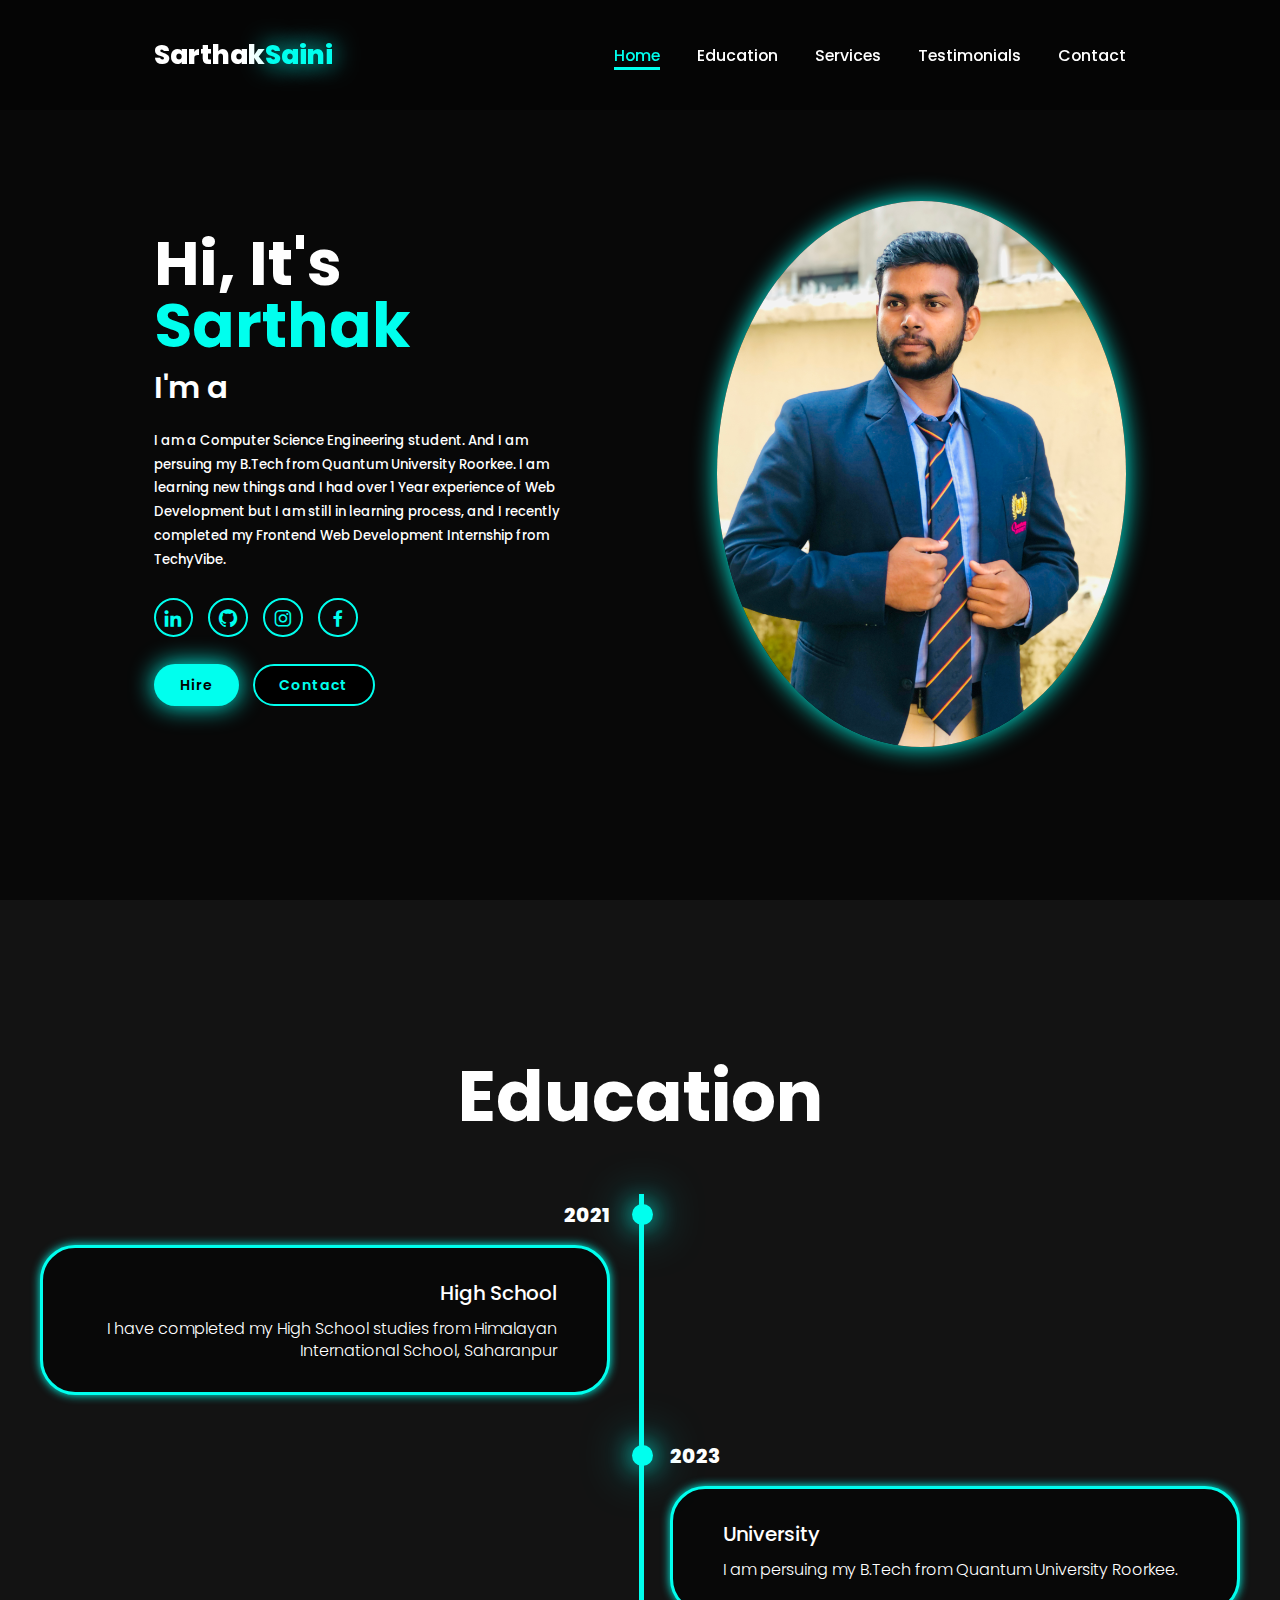
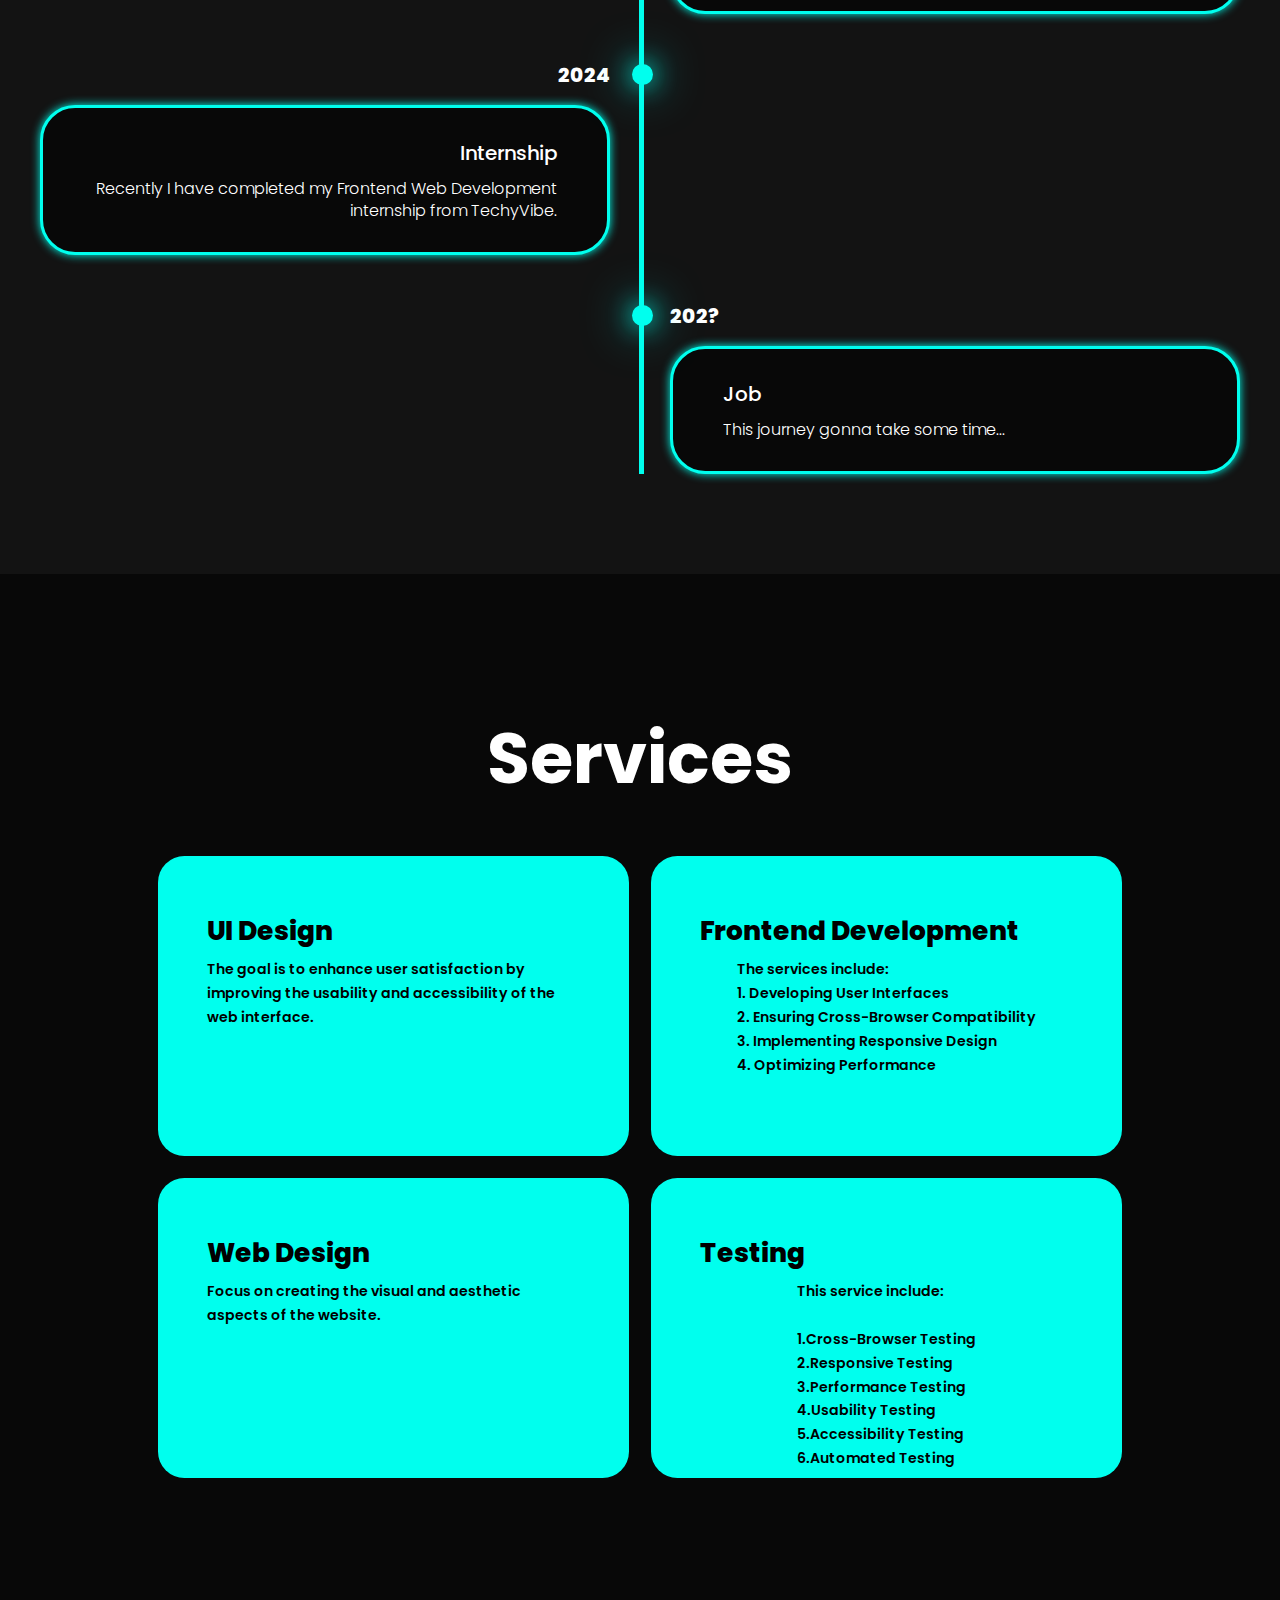
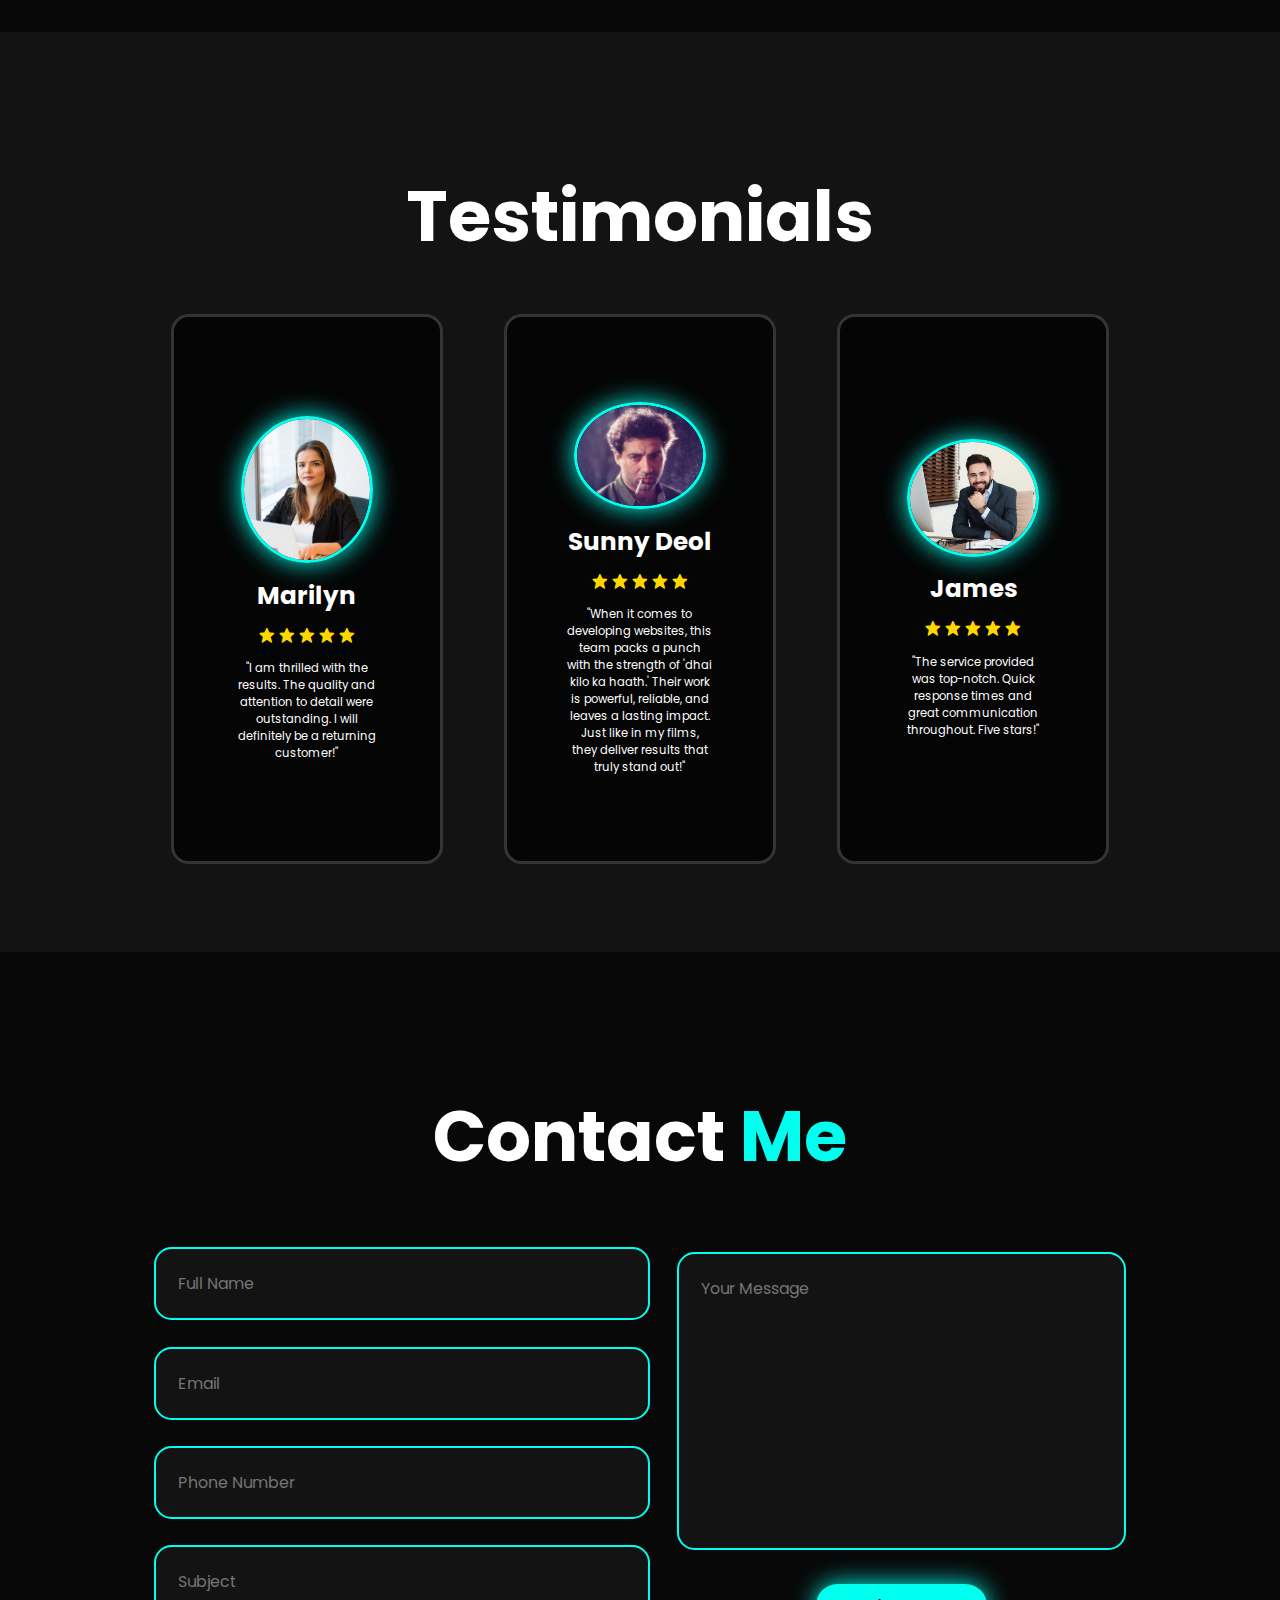
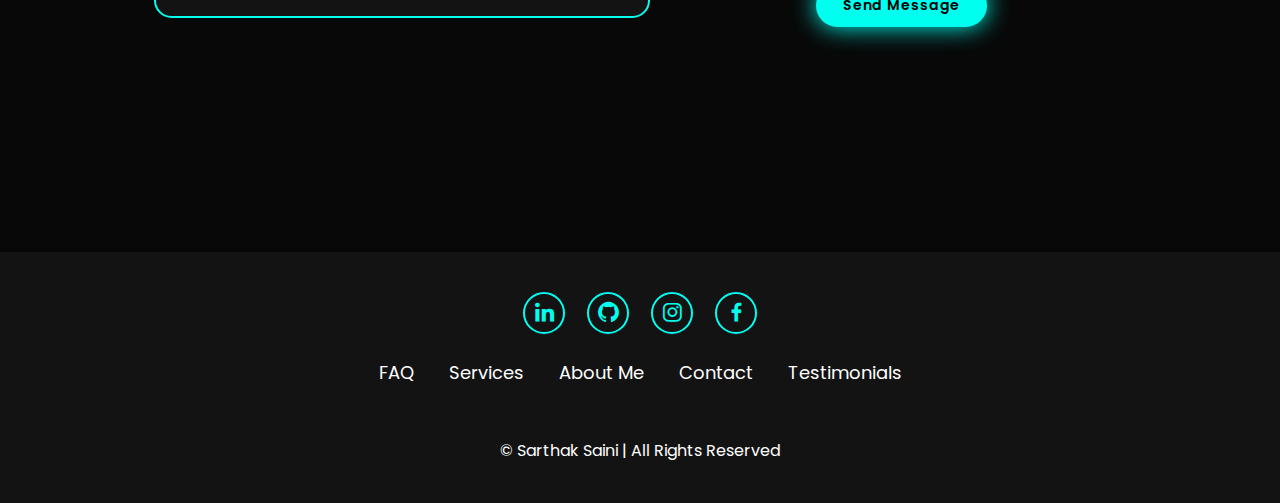
<file: PORTFOLIO/port/index.html>
<!DOCTYPE html>
<html lang="en">
<head>
  <meta charset="UTF-8">
  <meta name="viewport" content="width=device-width, initial-scale=1.0">
  <title>My Portfolio</title>
  <link rel="stylesheet" href="style.css">
  <link href='https://unpkg.com/boxicons@2.1.4/css/boxicons.min.css' rel='stylesheet'>
</head>
<body>
  <header class="header">
    <a href="#home" class="logo">Sarthak<span>Saini</span></a>
    
    <i class='bx bx-menu' id="menu-icon"></i>
    
    <nav class="navbar">
      <a href="#home" class="active">Home</a>
      <a href="#education">Education</a>
      <a href="#services">Services</a>
      <a href="#testimonials">Testimonials</a>
      <a href="#contact">Contact</a>
    </nav>
</header>
<section class="home" id="home">
    <div class="home-content">

    <h1>Hi, It's <span>Sarthak</span></h1>

<h3 class="text-animation">I'm a <span></span></h3>
    <p>I am a Computer Science Engineering student. And I am persuing my B.Tech from Quantum University Roorkee. I am learning new things and I had over 1 Year experience of Web Development but I am still in learning process, and I recently completed my Frontend Web Development Internship from TechyVibe.</p>

    <div class="social-icons">
      <a href="https://www.linkedin.com/in/sarthak-saini-2559b0292?utm_source=share&utm_campaign=share_via&utm_content=profile&utm_medium=android_app"><i class='bx bxl-linkedin'></i></a>
      <a href="https://github.com/sarthaksaini01"><i class='bx bxl-github' ></i></a>
      <a href="https://www.instagram.com/sarthaksaini_01?igsh=NjFzMnVpOXR4dmtq"><i class='bx bxl-instagram' ></i></a>
      <a href="https://www.facebook.com/share/6ZpuQuZ85NU6e7T6/?mibextid=qi2Omg"><i class='bx bxl-facebook'></i></a>
    </div>
  <div class="btn-group">
    <a href="#" class="btn">Hire</a>
    <a href="#contact" class="btn">Contact</a>
  </div>
  </div>
  <div class="home-img">
    <img src="My profile photo.jpg" alt="">
  </div>
</section>

<section class="education" id="education">

<h2 class="heading">Education</h2>
  <div class="timeline-items">
    
    <div class="timeline-item">
      <div class="timeline-dot"></div>
        <div class="timeline-date">2021</div>
          <div class="timeline-content">
              <h3>High School</h3>
              <p>I have completed my High School studies from Himalayan International School, Saharanpur</p>
        </div>
    </div>

    <div class="timeline-item">
      <div class="timeline-dot"></div>
        <div class="timeline-date">2023</div>
          <div class="timeline-content">
              <h3>University</h3>
              <p>I am persuing my B.Tech from Quantum University Roorkee.</p>
        </div>
    </div>
    
    <div class="timeline-item">
      <div class="timeline-dot"></div>
        <div class="timeline-date">2024</div>
          <div class="timeline-content">
              <h3>Internship</h3>
              <p>Recently I have completed my Frontend Web Development internship from TechyVibe.</p>
        </div>
    </div>
    
    <div class="timeline-item">
      <div class="timeline-dot"></div>
        <div class="timeline-date">202?</div>
          <div class="timeline-content">
              <h3>Job</h3>
              <p>This journey gonna take some time...</p>
        </div>
    </div>

  </div>
</section>

<section class="services" id="services">
  <h2 class="heading">Services</h2>
  <div class="services-container">
    
    <div class="service-box">
      <div class="service-info">
        <h4>UI Design</h4>
        <p>The goal is to enhance user satisfaction by improving the usability and accessibility of the web interface.</p>
      </div>
    </div>

    <div class="service-box">
      <div class="service-info">
        <h4>Frontend Development</h4>
        <p>The services include: <br />
1. Developing User Interfaces <br />
2. Ensuring Cross-Browser Compatibility <br />
3. Implementing Responsive Design <br />
4. Optimizing Performance <br /></p>
      </div>
    </div>

    <div class="service-box">
      <div class="service-info">
        <h4>Web Design</h4>
        <p>Focus on creating the visual and aesthetic aspects of the website.</p>
      </div>
    </div>

    <div class="service-box">
      <div class="service-info">
        <h4>Testing</h4>
        <p>This service include: <br /><br />
          1.Cross-Browser Testing<br />
          2.Responsive Testing <br />
          3.Performance Testing <br />
          4.Usability Testing <br />
          5.Accessibility Testing <br />
          6.Automated Testing <br />
        </p>
      </div>
    </div>

  </div>
</section>

<section class="testimonials" id="testimonials">
<div class="testimonials-box">
  <h2 class="heading">Testimonials</h2>
   <div class="wrapper">
     
    <div class="testimonial-item">
      <img src="girl.jpg" alt="">
      <h2>Marilyn</h2>
    <div class="rating">
      <i class='bx bxs-star' id="star"></i>
      <i class='bx bxs-star' id="star"></i>
      <i class='bx bxs-star' id="star"></i>
      <i class='bx bxs-star' id="star"></i>
      <i class='bx bxs-star' id="star"></i>
      </div>
        <p>"I am thrilled with the results. The quality and attention to detail were outstanding. I will definitely be a returning customer!"</p>
      </div>
      
      <div class="testimonial-item">
      <img src="sunny.jpg" alt="">
      <h2>Sunny Deol</h2>
    <div class="rating">
      <i class='bx bxs-star' id="star"></i>
      <i class='bx bxs-star' id="star"></i>
      <i class='bx bxs-star' id="star"></i>
      <i class='bx bxs-star' id="star"></i>
      <i class='bx bxs-star' id="star"></i>
      </div>
        <p>"When it comes to developing websites, this team packs a punch with the strength of 'dhai kilo ka haath.' Their work is powerful, reliable, and leaves a lasting impact. Just like in my films, they deliver results that truly stand out!"</p>
      </div>
      
      <div class="testimonial-item">
      <img src="man.jpg" alt="">
      <h2>James</h2>
    <div class="rating">
      <i class='bx bxs-star' id="star"></i>
      <i class='bx bxs-star' id="star"></i>
      <i class='bx bxs-star' id="star"></i>
      <i class='bx bxs-star' id="star"></i>
      <i class='bx bxs-star' id="star"></i>
      </div>
        <p>"The service provided was top-notch. Quick response times and great communication throughout. Five stars!"</p>
      </div>
    </div>
  </div>
</section>

<section class="contact" id="contact">
  <h2 class="heading">Contact <span>Me</span></h2>
  <form action="">
    <div class="input-group">
      <div class="input-box">
        <input type="text" placeholder="Full Name">
        <input type="email" placeholder="Email">
      </div>
      <div class="input-box">
        <input type="number" placeholder="Phone Number">
        <input type="text" placeholder="Subject">
      </div>
    </div>
    <div class="input-group-2">
      <textarea name="" id="" cols="30" rows="10" placeholder="Your Message"></textarea>
      <input type="submit" value="Send Message" class="btn">
    </div>
  </form>
</section>

<footer class="footer">
<div class="social">
  <a href="#"><i class='bx bxl-linkedin'></i></a>
      <a href="#"><i class='bx bxl-github' ></i></a>
      <a href="#"><i class='bx bxl-instagram' ></i></a>
      <a href="#"><i class='bx bxl-facebook'></i></a>
</div>

<ul class="list">
  <li>
    <a href="#">FAQ</a>
  </li>
  <li>
    <a href="#">Services</a>
  </li>
  <li>
    <a href="#">About Me</a>
  </li>
  <li>
    <a href="#">Contact</a>
  </li>
  <li>
    <a href="#">Testimonials</a>
  </li>
</ul>
<p class="copyright">
  © Sarthak Saini | All Rights Reserved
</p>
</footer>

  <script src="logic.js"></script>
</body>
</html>
</file>
<file: PORTFOLIO/port/style.css>
@import url('https://fonts.googleapis.com/css2?family=Poppins:ital,wght@0,100;0,200;0,300;0,400;0,500;0,600;0,700;0,800;0,900;1,100;1,200;1,300;1,400;1,500;1,600;1,700;1,800;1,900&display=swap');
/* Default CSS */
* {
  margin: 0;
  padding: 0;
  box-sizing: border-box;
  text-decoration: none;
  border: none;
  outline: none;
  scroll-behavior: smooth;
  font-family: "Poppins", sans-serif;
}

:root {
  --bg-color: #080808;
  --second-bg-color: #131313;
  --text-color: white;
  --main-color: #00ffee;
}
html{
  font-size: 60%;
  overflow-x: hidden;
}

body{
  background: var(--bg-color);
  color: var(--text-color);
}

/* Home Page CSS */
.header{
  position: fixed;
  top: 0;
  left: 0;
  width: 100%;
  padding: 4rem 12% 4rem;
  background: rgba(0, 0, 0, 0.3);
  backdrop-filter: blur (10px);
  display: flex;
  justify-content: space-between;
  align-items: center;
  z-index: 5; 
}
.logo{
  font-size: 3rem;
  color: var(--text-color);
  font-weight: 800;
  cursor: pointer;
  transition: 0.3s ease;
}

.logo:hover{
  transform: scale(1.1);
}

.logo span{
  text-shadow: 0 0 25px var(--main-color);
}

.navbar a{
  font-size: 1.8rem;
  color: var(--text-color);
  margin-left: 4rem;
  font-weight: 500;
  transition: 0.3s ease;
  border-bottom: 3px solid transparent;
}
.navbar a:hover,
.navbar a.active{
  color: var(--main-color);
  border-bottom: 3px solid var(--main-color);
}
#menu-icon{
  font-size: 3.6rem;
  color: var(--main-color);
  display: none;
}
section{
  min-height: 100vh;
  padding: 10rem 12% 10rem;
}

.home{
  display: flex;
  align-items: center;
  justify-content: center;
  gap: 15rem;
}

.home-content{
  display: flex;
  flex-direction: column;
  align-items: baseline;
  text-align: left;
  justify-content: center;
  margin-top: 3rem;
}
span{
  color: var(--main-color);
}
.logo span{
  color: var(--main-color);
}
.home-content h3{
  margin-bottom: 2rem;
  margin-top: 1rem;
  font-size: 3.5rem;
}
.home-content h1{
  font-size: 7rem;
  font-weight: 700;
  margin-top: 1.5rem;
  line-height: 1;
}
.home-img{
  border-radius: 50%;
}
.home-img img{
  position: relative;
  top: 3rem;
  width: 32vw;
  border-radius: 50%;
  box-shadow: 0 0 25px var(--main-color);
  cursor: pointer;
  transition: 0.4s ease-in-out;
}

.home-img img:hover{
  box-shadow: 0 0 25px var(--main-color),
              0 0 50px var(--main-color),
              0 0 100px var(--main-color);
}
.home-content p{
  font-size: 1.5rem;
  font-weight: 500;
  line-height: 1.8;
  max-width: 1000px;
}
.social-icons a{
  display: inline-flex;
  justify-content: center;
  align-items: center;
  width: 4.5rem;
  height: 4.5rem;
  background: transparent;
  border: 2px solid var(--main-color);
  font-size: 2.5rem;
  border-radius: 50%;
  color: var(--main-color);
  margin: 3rem 1.5rem 3rem 0;
  transition: 0.3s ease-in-out;
}
.social-icons a:hover{
  color: var(--text-color);
  transform: scale(1.3)translateY(-5px);
  box-shadow: 0 0 25px var(--main-color);
  background-color: var(--main-color);
}
.btn{
  display: inline-block;
  padding: 1rem 2.8rem;
  background: var(--main-color);
  box-shadow: 0 0 25px var(--main-color);
  border-radius: 4rem;
  font-size: 1.6rem;
  color: black;
  border: 2px solid transparent;
  letter-spacing: 0.1rem;
  font-weight: 600;
  transition: 0.3s ease-in-out;
  cursor: pointer;
}
.btn:hover{
  transform: scale(1.05);
  box-shadow: 0 0 50px var(--main-color);
}
.btn-group{
  display: flex;
  align-items: center;
  gap: 1.5rem;
}
.btn-group a:nth-of-type(2){
  background-color: black;
  color: var(--main-color);
  border: 2px solid var(--main-color);
  box-shadow: 0 0 25px transparent;
}
.btn-group a:nth-of-type(2):hover{
  box-shadow: 0 0 25px var(--main-color);
  background-color: var(--main-color);
  color: black;
}
.text-animation{
  font-size: 34px;
  font-weight: 600;
  min-width: 280px;
}
.text-animation span{
  position: relative;
}
.text-animation span::before{
  content: "Web Developer";
  color: var(--main-color);
  animation: words 20s infinite;
}
.text-animation span::after{
  content: "";
  background-color: var(--bg-color);
  position: absolute;
  width: calc(100% + 8px);
  height: 100%;
  border-left: 3px solid var(--bg-color);
  right: -8px;
  animation: cursor 0.6s infinite, typing 20s steps(14) infinite;
}
@keyframes cursor{
  to{
    border-left: 2px solid var(--main-color);
  }
}

@keyframes words{
  0%,
  20%{
    content: "Frontend Developer";
  }

  21%,
  40%{
    content: "Web Designer";
  }

  41%,
  60%{
    content: "CS Engineer";
  }

  61%,
  80%{
    content: "Web Developer";
  }

  81%,
  100%{
    content: "Learner";
  }
}
@keyframes typing{
  10%, 15%, 30%, 35%, 50%, 
  55%, 70%, 75%, 90%, 95%{
    width: 0;
  }
  5%, 20%, 25%, 40%, 45%,
  60%, 65%, 80%, 85%{
    width: calc(100% + 8px);
  }
}

/* Education Page CSS */
.heading{
  font-size: 8rem;
  text-align: center;
  margin: 5rem 0;
}
.education{
  padding: 100px 15px;
  background: var(--second-bg-color);
}
.education h2{
  margin-bottom: 5rem;
}
.timeline-items{
  max-width: 1200px;
  margin: auto;
  display: flex;
  flex-wrap: wrap;
  position: relative;
}
.timeline-items::before{
  content: "";
  position: absolute;
  width: 5px;
  height: 100%;
  background-color: var(--main-color);
  left: calc(50% - 1px);
}
.timeline-item{ 
  margin-bottom: 40px;
  width: 100%;
  position: relative;
}
.timeline-item:last-child{
  margin-bottom: 0;
}
.timeline-item:nth-child(odd){
  padding-right: calc(50% + 30px);
  text-align: right;
}
.timeline-item:nth-child(even){
  padding-left: calc(50% + 30px);
}
.timeline-dot{
  height: 21px;
  width: 21px;
  background-color: var(--main-color);
  box-shadow: 0 0 25px var(--main-color),
              0 0 50px var(--main-color);
  position: absolute;
  left: calc(50% - 8px);
  border-radius: 50%;
  top: 10px;
}
.timeline-date {
  font-size: 20px;
  font-weight: 800;
  color: white;
  margin: 6px 0 15px;
}
.timeline-content{
  background-color: var(--bg-color);
  border: 3px solid var(--main-color);
  padding: 30px 50px;
  border-radius: 4rem;
  box-shadow: 0 0 10px var(--main-color);
  cursor: pointer;
  transition: 0.3s ease-in-out;
}
.timeline-content:hover{
  transform: scale(1.05);
  box-shadow: 0 0 25px var(--main-color);
}
.timeline-content h3{
  font-size: 20px;
  color: white;
  margin: 0 0 10px;
  font-weight: 500;
}
.timeline-content p{
  color: white;
  font-size: 16px;
  font-weight: 300;
  line-height: 22px;
}
::-webkit-scrollbar{
  width: 15px;
}

::-webkit-scrollbar-thumb{
  background-color: var(--main-color);
}

::-webkit-scrollbar-track{
  background-color: var(--bg-color);
}

/* Sevice Page CSS */

.services{
  background: var(--bg-color);
  color: black;
}
.services h2{
  margin-bottom: 5rem;
  color: white;
}
.services-container{
  display: grid;
  grid-template-columns: repeat (2,1fr);
  align-items: center;
  gap: 2.5rem;
}
.service-box{
  background-color: var(--main-color);
  height: 300px;
  border-radius: 3rem;
  border: 5px solid transparent;
  cursor: pointer;
  transition: 0.4s ease-in-out;
}
.service-box:hover{
  background: white;
  color: black;
  border: 5px solid var(--main-color);
  transform: scale(1.03);
}
.service-box .service-info{
  display: flex;
  flex-direction: column;
  text-align: left;
  max-height: 200px;
  justify-content: left;
  align-items: baseline;
  padding: 5rem 5rem;
}
.service-info h4{
  font-size: 3rem;
  font-weight: 800;
  line-height: 2;
}
.service-info p{
  font-size: 1.6rem;
  font-weight: 600;
  max-height: 100px;
  line-height: 1.7;
  margin: auto;
}

/* Testimonials Page CSS */

.testimonials{
  background: var(--second-bg-color);
}
.testimonials-box{
  background-size: cover;
  display: flex;
  align-items: center;
  justify-content: center;
  flex-direction: column;
}
.testimonials .heading{
  margin-bottom: 5rem;
}
.testimonials-box img{
  width: 15rem;
  border-radius: 50%;
  border: 3px solid var(--main-color);
  box-shadow: 0 0 25px var(--main-color);
}
.wrapper{
  display: grid;
  grid-template-columns: repeat(3,1fr);
  gap: 3rem;
}
.testimonial-item{
  min-height: 550px;
  max-width: 450px;
  background: rgba(0, 0, 0, 0.7);
  border: 3px solid rgba(238, 238, 238, 0.2);
  border-radius: 2rem;
  margin: 0 2rem;
  padding: 30px 60px;
  cursor: pointer;
  display: flex;
  flex-direction: column;
  align-items: center;
  justify-content: center;
  text-align: center;
  gap: 1.5rem;
  color: white;
  transition: 0.4s ease-in-out;
}
.testimonial-item:hover{
  border: 3px solid var(--main-color);
  transform: translateY(-10px)scale(1.03);
  box-shadow: 0 0 50px var(--main-color);
}
.testimonial-item h2{
  font-size: 2.8rem;
}
.testimonial-item p{
  font-size: 1.3rem;
}
#star{
color: gold;
font-size: 2rem;
}

/* Contact Page CSS */

.contact{
  background-color: var(--bg-color);
}
.contact h2{
  margin-bottom: 3rem;
  color: white;
}
.contact form{
  display: flex;
  align-items: center; 
  justify-content: center;
  gap: 3rem;
  margin: 5rem auto;
  text-align: center;
}
.contact form .input-box{
  display: flex;
  justify-content: center;
  flex-wrap: wrap;
}
.contact form .input-box input,
.contact form textarea{
  width: 100%;
  padding: 2.5rem;
  font-size: 1.8rem;
  color: var(--text-color);
  background: var(--second-bg-color);
  border-radius: 2rem;
  border: 2px solid var(--main-color);
  margin: 1.5rem 0;
  resize: none;
}
.contact form .btn{
  margin-top: 2rem;
}
.footer {
  position: relative;
  bottom: 0;
  width: 100%;
  padding: 40px 0;
  background-color: var(--second-bg-color);
}
.footer .social{
  text-align: center;
  padding-bottom: 25px;
  color: var(--main-color);
}
.footer .social a{
  font-size: 25px;
  color: var(--main-color);
  border: 2px solid var(--main-color);
  width: 42px;
  height: 42px;
  line-height: 42px;
  display: inline-block;
  text-align: center;
  border-radius: 50%;
  margin: 0 10px;
  transition: 0.3s ease-in-out;
}
.footer .social a:hover{
  transform: scale(1.2)translateY(-10px);
  background-color: var(--main-color);
  color: black;
  box-shadow: 0 0 25px var(--main-color);
}
.footer ul{
  margin-top: 0;
  padding: 0;
  font-size: 18px;
  line-height: 1.6;
  margin-bottom: 0;
  text-align: center;
}
.footer ul li a{
  color: white;
  border-bottom: 3px solid transparent;
  transition: 0.3s ease-in-out;
}
.footer ul li a:hover{
  border-bottom: 3px solid var(--main-color);
}
.footer ul li{
  display: inline-block;
  padding: 0 15px;
}
.footer .copyright{
  margin-top: 50px;
  text-align: center;
  font-size: 16px;
  color: white;
}

/* Device Width Adjustments */

@media(max-width:1285px){
  html{
    font-size: 55%;
  }
  .services-container{
    padding-bottom: 7rem;
    grid-template-columns: repeat(2,1fr);
    margin: 0.5rem;
  }
}

@media (max-width:991px){
  header{
    padding: 2rem 3%;
  }
  section{
    padding: 10rem 3% 2rem;
  }
  .timeline-items::before{
    left: 7px;
  }
  .timeline-item:nth-child(odd) {
    padding-right: 0;
    text-align: left;
  }
  .timeline-item:nth-child(odd),
  .timeline-item:nth-child(even) {
    padding-left: 37px;
  }
  .timeline-dot{
    left: 0;
  }
  .services{
    padding-bottom: 7rem;
  }
  .testimonials .wrapper{
    grid-template-columns: repeat(1,1fr);
  }
  .contact form{
    flex-direction: column;
  }
  .footer {
    padding: 2rem 3%;
  }
}

@media (max-width:895px) {
  #menu-icon{
    display: block;
  }
  .navbar{
    position: absolute;
    top: 100%;
    right: 0;
    width: 50%;
    padding: 1rem 3%;
    background: rgba(0, 0, 0, 0.8);
    backdrop-filter: blur(20px);
    border-bottom-left-radius: 2rem;
    border-left: 2px solid var(--main-color);
    border-bottom: 2px solid var(--main-color);
    display: none;
  }
  .navbar.active{
    display: block;
  }
  .navbar a{
    display: block;
    font-size: 2rem;
    margin: 3rem 0;
    color: white;
  }
  .home{
    flex-direction: column-reverse;
    margin: 5rem 4rem;
  }
  .home-content h3{
    font-size: 2.6rem;
  }
  .home-content h1{
    font-size: 8rem;
    margin-top: 3rem;
  }
  .home-content p{
    max-width: 600px;
    margin: 0 auto;
  }
  .home-img img{
    width: 56vw;
  }
  .services h2{
    margin-bottom: 3rem;
  }
  .services-container{
    grid-template-columns: repeat(1,1fr);
  }
}
</file>
